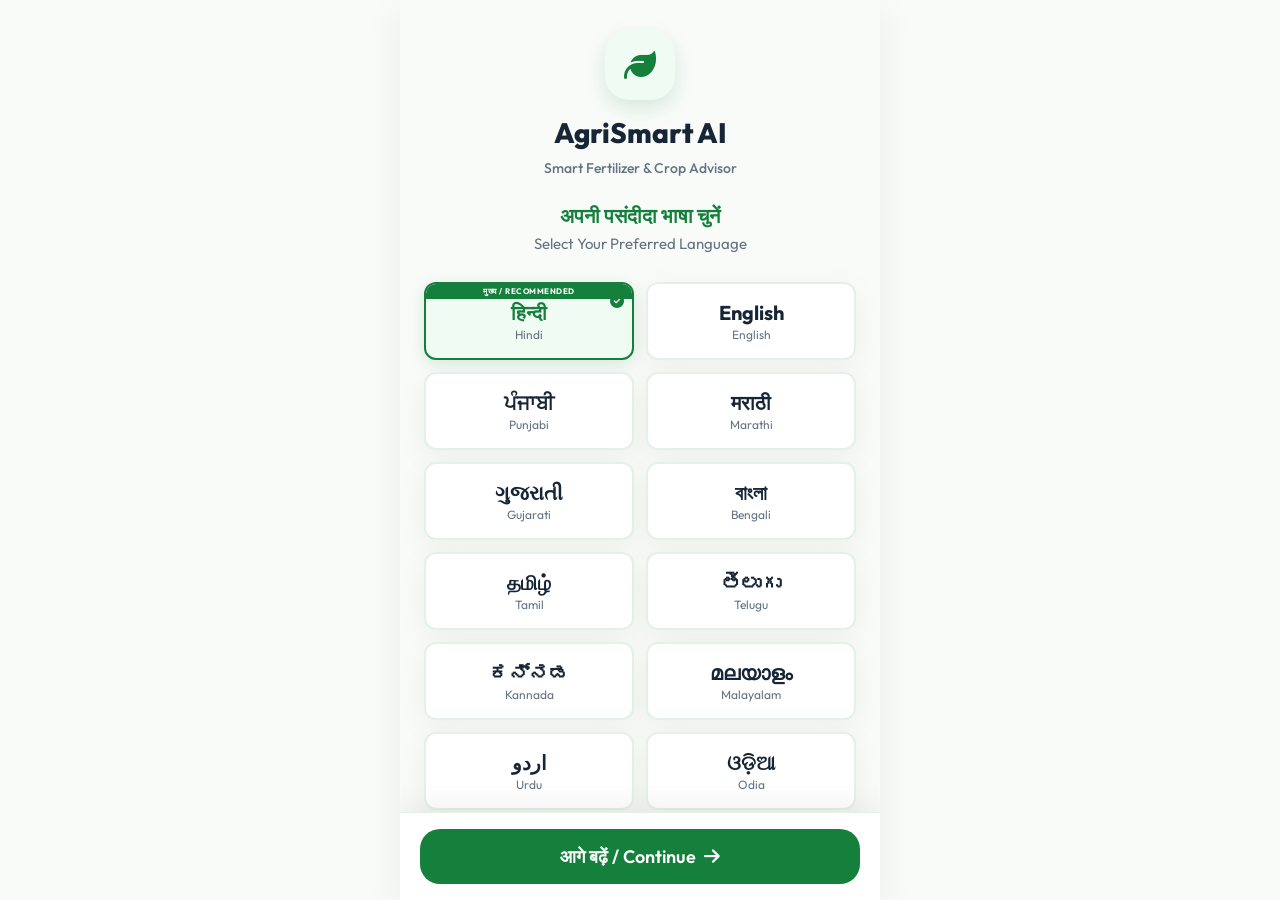
<file: index.html>
<!DOCTYPE html>
<html lang="en">
<head>
  <meta charset="UTF-8">
  <meta name="viewport" content="width=device-width, initial-scale=1.0, maximum-scale=1.0, user-scalable=no">
  <title>AgriSmart AI – Smart Fertilizer & Crop Recommendation Assistant</title>
  <!-- PWA Support -->
  <link rel="manifest" href="manifest.json">
  <meta name="theme-color" content="#1b8a4a">
  <link rel="apple-touch-icon" href="https://cdn-icons-png.flaticon.com/512/3043/3043888.png">
  
  <!-- Premium Typography -->
  <link rel="preconnect" href="https://fonts.googleapis.com">
  <link rel="preconnect" href="https://fonts.gstatic.com" crossorigin>
  <link href="https://fonts.googleapis.com/css2?family=Outfit:wght@300;400;500;600;700;800&display=swap" rel="stylesheet">
  
  <!-- FontAwesome Icons for visual enhancement -->
  <link rel="stylesheet" href="https://cdnjs.cloudflare.com/ajax/libs/font-awesome/6.4.0/css/all.min.css">
  
  <!-- Stylesheet link -->
  <link rel="stylesheet" href="style.css">
</head>
<body>

  <!-- Root Application Container -->
  <div id="app-container">

    <!-- 1. ONBOARDING STEP 1: LANGUAGE SELECTION SCREEN -->
    <div id="screen-language" class="app-screen active">
      <div class="screen-content language-selection-wrapper">
        <div class="brand-header animate-fade-in">
          <div class="logo-icon"><i class="fa-solid fa-leaf"></i></div>
          <h1>AgriSmart AI</h1>
          <p class="subtitle">Smart Fertilizer & Crop Advisor</p>
        </div>

        <div class="language-instruction">
          <p class="prompt-hi">अपनी पसंदीदा भाषा चुनें</p>
          <p class="prompt-en">Select Your Preferred Language</p>
        </div>

        <!-- 13 Regional Languages Grid Layout -->
        <div class="all-languages-grid">
          <button class="lang-card highlighted" data-lang="hi">
            <div class="lang-check"><i class="fa-solid fa-circle-check"></i></div>
            <span class="native-script">हिन्दी</span>
            <span class="transliterated">Hindi</span>
            <span class="recommend-badge">मुख्य / Recommended</span>
          </button>
          
          <button class="lang-card" data-lang="en">
            <div class="lang-check"><div class="fa-solid fa-circle-check"></div></div>
            <span class="native-script">English</span>
            <span class="transliterated">English</span>
          </button>
          
          <button class="lang-card" data-lang="pa">
            <div class="lang-check"><i class="fa-solid fa-circle-check"></i></div>
            <span class="native-script">ਪੰਜਾਬੀ</span>
            <span class="transliterated">Punjabi</span>
          </button>

          <button class="lang-card" data-lang="mr">
            <div class="lang-check"><i class="fa-solid fa-circle-check"></i></div>
            <span class="native-script">मराठी</span>
            <span class="transliterated">Marathi</span>
          </button>

          <button class="lang-card" data-lang="gu">
            <div class="lang-check"><i class="fa-solid fa-circle-check"></i></div>
            <span class="native-script">ગુજરાતી</span>
            <span class="transliterated">Gujarati</span>
          </button>

          <button class="lang-card" data-lang="bn">
            <div class="lang-check"><i class="fa-solid fa-circle-check"></i></div>
            <span class="native-script">বাংলা</span>
            <span class="transliterated">Bengali</span>
          </button>

          <button class="lang-card" data-lang="ta">
            <div class="lang-check"><i class="fa-solid fa-circle-check"></i></div>
            <span class="native-script">தமிழ்</span>
            <span class="transliterated">Tamil</span>
          </button>

          <button class="lang-card" data-lang="te">
            <div class="lang-check"><i class="fa-solid fa-circle-check"></i></div>
            <span class="native-script">తెలుగు</span>
            <span class="transliterated">Telugu</span>
          </button>

          <button class="lang-card" data-lang="kn">
            <div class="lang-check"><i class="fa-solid fa-circle-check"></i></div>
            <span class="native-script">ಕನ್ನಡ</span>
            <span class="transliterated">Kannada</span>
          </button>

          <button class="lang-card" data-lang="ml">
            <div class="lang-check"><i class="fa-solid fa-circle-check"></i></div>
            <span class="native-script">മലയാളം</span>
            <span class="transliterated">Malayalam</span>
          </button>

          <button class="lang-card" data-lang="ur">
            <div class="lang-check"><i class="fa-solid fa-circle-check"></i></div>
            <span class="native-script">اردو</span>
            <span class="transliterated">Urdu</span>
          </button>

          <button class="lang-card" data-lang="or">
            <div class="lang-check"><i class="fa-solid fa-circle-check"></i></div>
            <span class="native-script">ଓଡ଼ିଆ</span>
            <span class="transliterated">Odia</span>
          </button>

          <button class="lang-card" data-lang="as">
            <div class="lang-check"><i class="fa-solid fa-circle-check"></i></div>
            <span class="native-script">অসমীয়া</span>
            <span class="transliterated">Assamese</span>
          </button>
        </div>
      </div>

      <!-- Anchored Bottom Action Footer -->
      <div class="action-footer sticky-footer">
        <button id="btn-confirm-language" class="btn btn-primary btn-block btn-lg">
          <span>आगे बढ़ें / Continue</span> <i class="fa-solid fa-arrow-right"></i>
        </button>
      </div>
    </div>

    <!-- 2. ONBOARDING STEP 2 & 3: FARMER PROFILE & FARM INFORMATION (Multi-Step Onboarding) -->
    <div id="screen-profile-setup" class="app-screen">
      <header class="app-header">
        <button class="btn-back" onclick="goToScreen('screen-language')"><i class="fa-solid fa-arrow-left"></i></button>
        <span class="header-title">Farmer & Farm Setup</span>
        <div class="header-spacer"></div>
      </header>
      
      <div class="screen-content form-container">
        <!-- Progress Steps Bar -->
        <div class="onboarding-progress-bar">
          <div id="onboard-step-1-indicator" class="step-badge active">1. Personal Info</div>
          <div id="onboard-step-2-indicator" class="step-badge">2. Farm Details</div>
        </div>

        <!-- STEP 1: PERSONAL INFORMATION -->
        <div id="onboard-step-1" class="onboard-step-pane active">
          <div class="form-art green">
            <i class="fa-solid fa-user-plus"></i>
          </div>
          <h2 id="profile-setup-title">What's your name?</h2>
          <p class="form-desc" id="profile-setup-desc">Please enter your name to personalize your local AgriSmart identity.</p>
          
          <div class="form-group">
            <label for="input-user-name">Full Name / आपका नाम <span class="text-red">*</span></label>
            <div class="input-with-prefix">
              <span class="prefix"><i class="fa-solid fa-user"></i></span>
              <input type="text" id="input-user-name" placeholder="e.g. Ramesh Kumar" maxlength="40" autocomplete="off">
            </div>
            <p id="name-error-msg" class="input-error-msg hidden"><i class="fa-solid fa-circle-exclamation"></i> Please enter a valid name (at least 2 characters).</p>
          </div>

          <button id="btn-next-to-farm-step" class="btn btn-primary btn-block btn-lg" style="margin-top: 24px;">
            <span>Next: Farm Information</span> <i class="fa-solid fa-arrow-right"></i>
          </button>
        </div>

        <!-- STEP 2: FARM INFORMATION -->
        <div id="onboard-step-2" class="onboard-step-pane hidden">
          <div class="form-art amber">
            <i class="fa-solid fa-tractor"></i>
          </div>
          <h2>Farm Details</h2>
          <p class="form-desc">Provide your farm information to generate tailored crop and fertilizer blueprints.</p>
          
          <!-- Farm Location -->
          <div class="form-group">
            <label for="input-farm-location">Where is your farm located?</label>
            <div class="input-with-action">
              <div class="input-with-prefix flex-1">
                <span class="prefix"><i class="fa-solid fa-location-dot"></i></span>
                <input type="text" id="input-farm-location" placeholder="e.g. Bareilly, Uttar Pradesh">
              </div>
              <button type="button" id="btn-onboard-gps" class="btn btn-outline-primary btn-sm" title="Use GPS Location">
                <i class="fa-solid fa-crosshairs"></i> GPS
              </button>
            </div>
            <span id="gps-status-hint" class="input-hint">Enter city/district or tap GPS to auto-detect location.</span>
          </div>

          <!-- Soil Type -->
          <div class="form-group">
            <label for="select-farm-soil">Soil Type / मिट्टी का प्रकार</label>
            <select id="select-farm-soil" class="select-input">
              <option value="loamy">Loamy Soil (दोमट)</option>
              <option value="alluvial">Alluvial Soil (जलोढ़)</option>
              <option value="black">Black Soil (काली)</option>
              <option value="red">Red Soil (लाल)</option>
              <option value="sandy">Sandy Soil (रेतीली)</option>
              <option value="clay">Clay Soil (चिकनी)</option>
              <option value="other">Other Soil Type</option>
              <option value="unknown">I don't know (मुझे नहीं पता)</option>
            </select>
          </div>

          <!-- Land Area & Unit -->
          <div class="form-row">
            <div class="form-group flex-2">
              <label for="input-farm-area">Land Area / भूमि क्षेत्र <span class="text-red">*</span></label>
              <input type="number" id="input-farm-area" placeholder="2.5" min="0.1" max="1000" step="0.1" value="2.5">
            </div>
            <div class="form-group flex-1">
              <label for="select-farm-unit">Unit</label>
              <select id="select-farm-unit" class="select-input">
                <option value="acre">Acres</option>
                <option value="bigha">Bigha</option>
                <option value="hectare">Hectares</option>
              </select>
            </div>
          </div>

          <!-- Primary Crop -->
          <div class="form-group">
            <label for="select-farm-crop">Primary Crop Growing / मुख्य फसल</label>
            <select id="select-farm-crop" class="select-input">
              <option value="wheat">🌾 Wheat (गेहूं)</option>
              <option value="rice">🌱 Rice (धान)</option>
              <option value="maize">🌽 Maize (मक्का)</option>
              <option value="sugarcane">🎋 Sugarcane (गन्ना)</option>
              <option value="cotton">☁️ Cotton (कपास)</option>
              <option value="mustard">🌼 Mustard (सरसों)</option>
              <option value="vegetables">🥬 Vegetables (सब्जियां)</option>
              <option value="pulses">🫘 Pulses (दालें)</option>
            </select>
          </div>

          <!-- Irrigation -->
          <div class="form-group">
            <label for="select-farm-irrigation">Irrigation Source / सिंचाई व्यवस्था</label>
            <select id="select-farm-irrigation" class="select-input">
              <option value="tubewell">Tube well (ट्यूबवेल)</option>
              <option value="rainfed">Rain-fed (वर्षा-आधारित)</option>
              <option value="drip">Drip Irrigation (ड्रिप)</option>
              <option value="sprinkler">Sprinkler (स्प्रिंकलर)</option>
              <option value="canal">Canal (नहर)</option>
              <option value="other">Other Source</option>
            </select>
          </div>

          <div class="profile-info-box">
            <p>💡 <strong>Local Profile System:</strong> All farmer and farm data is securely saved locally on this device. No external authentication backend is required.</p>
          </div>

          <div class="btn-group-row" style="margin-top: 24px;">
            <button id="btn-back-to-step-1" class="btn btn-outline-primary" style="flex: 1;">
              <i class="fa-solid fa-arrow-left"></i> Back
            </button>
            <button id="btn-submit-profile-setup" class="btn btn-primary" style="flex: 2;">
              <span>Complete Setup</span> <i class="fa-solid fa-circle-check"></i>
            </button>
          </div>
        </div>
      </div>
    </div>

    <!-- 3. MAIN DASHBOARD SCREEN -->
    <div id="screen-dashboard" class="app-screen">
      <header class="dashboard-header">
        <div class="user-greeting">
          <div class="avatar"><i class="fa-solid fa-user-gear"></i></div>
          <div>
            <h4 data-i18n="welcome_back">Welcome,</h4>
            <h3><span id="dash-user-name">Farmer</span> 👋</h3>
          </div>
        </div>
        <div class="header-actions">
          <button class="btn-header-action" id="btn-theme-toggle" title="Toggle Dark/Light Mode"><i class="fa-solid fa-moon"></i></button>
          <button class="btn-header-action" onclick="goToScreen('screen-admin')" title="Admin Panel"><i class="fa-solid fa-chart-line"></i></button>
          <button class="btn-header-action" onclick="goToScreen('screen-settings')" title="Settings"><i class="fa-solid fa-gear"></i></button>
        </div>
      </header>

      <div class="screen-content dashboard-content">
        <!-- Weather Status Card -->
        <div class="weather-alert-card animate-slide-in">
          <div class="weather-main">
            <div class="weather-info">
              <span class="temp" id="dash-temp">32°C</span>
              <span class="desc" id="dash-weather-desc">Partly Cloudy</span>
              <span class="location" id="dash-location">
                <i class="fa-solid fa-location-dot"></i> <span id="dash-location-text">Configured Region</span>
                <button id="btn-gps-sync" title="Sync live weather via GPS" class="btn-gps-sync"><i class="fa-solid fa-location-crosshairs"></i></button>
                <span id="weather-status-badge" class="weather-badge demo">SAVED LOCATION</span>
              </span>
            </div>
            <div class="weather-icon-lg">
              <i class="fa-solid fa-cloud-sun-rain"></i>
            </div>
          </div>
          <div class="weather-advisory-alert green">
            <i class="fa-solid fa-circle-check"></i>
            <span id="dash-weather-advisory" data-i18n="weather_safe_advisory">No rain expected for 48 hours. Excellent timing for granular urea application.</span>
          </div>
        </div>

        <!-- Weather Simulation Controller -->
        <div class="weather-simulator-panel animate-slide-in">
          <span class="sim-title"><i class="fa-solid fa-wand-magic-sparkles"></i> Weather Demo Simulator</span>
          <div class="sim-btn-group">
            <button class="sim-btn active" data-weather="default">Clear</button>
            <button class="sim-btn" data-weather="rain">Heavy Rain</button>
            <button class="sim-btn" data-weather="wind">High Wind</button>
            <button class="sim-btn" data-weather="drought">Drought</button>
          </div>
        </div>

        <!-- Quick Advisory Start Trigger -->
        <div class="advisory-cta-box" onclick="startChatbot()">
          <div class="cta-content">
            <h3 data-i18n="cta_title">Get Smart Fertilizer Recommendation</h3>
            <p data-i18n="cta_subtitle">Choose the correct urea/fertilizer type, exact quantities, and schedules.</p>
          </div>
          <div class="cta-icon-wrapper">
            <i class="fa-solid fa-comment-medical"></i>
          </div>
        </div>

        <!-- Soil OCR Upload Trigger -->
        <div id="ocr-upload-box" class="ocr-cta-box animate-slide-in">
          <div class="cta-content">
            <h3><i class="fa-solid fa-file-invoice"></i> Upload Soil Report (OCR)</h3>
            <p>Upload physical report photo to auto-fill NPK parameters.</p>
            <input type="file" id="ocr-file-input" accept="image/*" class="hidden">
          </div>
          <div class="ocr-icon-wrapper">
            <i class="fa-solid fa-camera"></i>
          </div>
        </div>

        <!-- Comprehensive Farm Profile Card -->
        <div class="dashboard-section-title">
          <span data-i18n="your_farm_title">Your Farm Profile</span>
          <button class="btn-text" onclick="goToScreen('screen-settings')" data-i18n="edit_btn">Edit</button>
        </div>

        <div class="farm-spec-grid">
          <div class="spec-card">
            <span class="label">📍 Location</span>
            <span class="value" id="dash-farm-loc">Bareilly, UP</span>
            <i class="fa-solid fa-map-pin icon"></i>
          </div>
          <div class="spec-card">
            <span class="label">🌱 Primary Crop</span>
            <span class="value" id="dash-farm-crop">Wheat</span>
            <i class="fa-solid fa-wheat-awn icon"></i>
          </div>
          <div class="spec-card">
            <span class="label" data-i18n="spec_soil">Soil Type</span>
            <span class="value" id="dash-soil-type">Loamy Soil</span>
            <i class="fa-solid fa-mountain icon"></i>
          </div>
          <div class="spec-card">
            <span class="label" data-i18n="spec_size">Land Area</span>
            <span class="value" id="dash-land-area">2.5 Acres</span>
            <i class="fa-solid fa-vector-square icon"></i>
          </div>
          <div class="spec-card">
            <span class="label">💧 Irrigation</span>
            <span class="value" id="dash-farm-irrigation">Tube well</span>
            <i class="fa-solid fa-droplet icon"></i>
          </div>
        </div>

        <!-- Historical Logs Section -->
        <div class="dashboard-section-title">
          <span data-i18n="history_title">Recent Consultation History</span>
        </div>

        <div id="history-list" class="history-list-wrapper">
          <!-- Populated by JS or Empty State -->
        </div>
      </div>

      <!-- Navigation Bar -->
      <nav class="app-nav">
        <button class="nav-item active" onclick="goToScreen('screen-dashboard')">
          <i class="fa-solid fa-house"></i>
          <span data-i18n="nav_home">Home</span>
        </button>
        <button class="nav-item" onclick="startChatbot()">
          <i class="fa-solid fa-comments"></i>
          <span data-i18n="nav_chat">Chatbot</span>
        </button>
        <button class="nav-item" onclick="goToScreen('screen-settings')">
          <i class="fa-solid fa-gear"></i>
          <span data-i18n="nav_settings">Settings</span>
        </button>
      </nav>
    </div>

    <!-- 4. CHATBOT CONSOLE SCREEN -->
    <div id="screen-chatbot" class="app-screen">
      <header class="app-header">
        <button class="btn-back" onclick="confirmQuitChat()"><i class="fa-solid fa-xmark"></i></button>
        <span class="header-title"><i class="fa-solid fa-robot"></i> AgriSmart AI Bot</span>
        
        <!-- Highly Visible New Chat Button & Chat History Menu -->
        <button id="btn-new-chat" class="btn btn-sm btn-primary" onclick="createNewChatSession()" title="Start a fresh conversation">
          <i class="fa-solid fa-plus"></i> New Chat
        </button>

        <button class="btn-header-action" id="btn-voice-input" onclick="toggleVoiceRecognition()" title="Voice Input"><i class="fa-solid fa-microphone"></i></button>
      </header>

      <!-- Chat Session Bar / Recent Chats Pill -->
      <div id="chat-session-bar" class="chat-session-bar">
        <span class="session-label"><i class="fa-solid fa-comments"></i> Active Session: <span id="current-chat-title">New Consultation</span></span>
        <button class="btn-text btn-sm" onclick="toggleChatHistoryModal()"><i class="fa-solid fa-clock-rotate-left"></i> History</button>
      </div>

      <!-- Chat Mode Selection Toggle -->
      <div id="chat-mode-selection" class="chat-mode-bar hidden">
        <span class="mode-label"><i class="fa-solid fa-wand-magic-sparkles"></i> Mode:</span>
        <div class="toggle-container">
          <button id="btn-mode-wizard" class="mode-pill active" onclick="switchChatMode('wizard')">Guided Wizard</button>
          <button id="btn-mode-live" class="mode-pill" onclick="switchChatMode('live')">Live AI Agronomist</button>
        </div>
      </div>

      <!-- Messages Window -->
      <div id="chat-messages-container" class="chat-messages-container">
        <!-- Messages appended by JS -->
      </div>

      <!-- Bottom Interactive Dynamic Controls Panel (Wizard) -->
      <div id="chat-input-panel" class="chat-input-panel">
        <!-- Inside here, HTML input grids are switched dynamically by JS -->
      </div>

      <!-- Live AI Keyboard Input Panel (Hidden by default) -->
      <div id="live-chat-input-panel" class="chat-input-panel hidden">
        <input type="text" id="live-chat-input" placeholder="Ask anything about farming..." autocomplete="off">
        <button id="btn-send-live-chat" class="btn btn-primary" onclick="sendLiveChatMessage()"><i class="fa-solid fa-paper-plane"></i></button>
      </div>
    </div>

    <!-- Chat Sessions History Modal -->
    <div id="modal-chat-history" class="modal-overlay hidden">
      <div class="modal-card">
        <div class="modal-header">
          <h3><i class="fa-solid fa-clock-rotate-left"></i> Recent AI Chats</h3>
          <button class="btn-icon" onclick="toggleChatHistoryModal()">&times;</button>
        </div>
        <div class="modal-body">
          <div id="saved-chats-list" class="saved-chats-list">
            <!-- Dynamically populated chats -->
          </div>
          <div class="modal-footer-actions">
            <button class="btn btn-outline-danger btn-sm" onclick="clearCurrentChat()"><i class="fa-solid fa-trash"></i> Clear Active Chat</button>
            <button class="btn btn-primary btn-sm" onclick="createNewChatSession(); toggleChatHistoryModal();">+ New Chat</button>
          </div>
        </div>
      </div>
    </div>

    <!-- 5. RECOMMENDATION DASHBOARD -->
    <div id="screen-recommendations" class="app-screen">
      <header class="app-header">
        <button class="btn-back" onclick="goToScreen('screen-dashboard')"><i class="fa-solid fa-arrow-left"></i></button>
        <span class="header-title" data-i18n="rec_title">Fertilizer Blueprint</span>
        <button class="btn-header-action" onclick="window.print()" title="Print Summary"><i class="fa-solid fa-print"></i></button>
      </header>

      <!-- Sub Navigation Tabs -->
      <div class="recommendations-tabs">
        <button class="tab-item active" data-target="tab-overview" data-i18n="tab_overview">Overview</button>
        <button class="tab-item" data-target="tab-planner" data-i18n="tab_planner">Planner</button>
        <button class="tab-item" data-target="tab-risk" data-i18n="tab_risk">Risk Analysis</button>
      </div>

      <div class="screen-content recommendations-content">
        <!-- Target Crop Metadata Header -->
        <div class="crop-rec-header">
          <div class="crop-badge" id="rec-crop-badge">🌾</div>
          <div>
            <h2 id="rec-crop-title">Rice / धान</h2>
            <p><span data-i18n="rec_stage_lbl">Growth Stage:</span> <strong id="rec-growth-stage">Vegetative</strong></p>
          </div>
          <div class="suitability-score-box">
            <span class="lbl" data-i18n="suitability">Suitability Score</span>
            <span class="score" id="rec-suitability-score">92%</span>
          </div>
        </div>

        <!-- Weather and Local Alert Block -->
        <div class="weather-alert-card inline" id="rec-weather-warning-box">
          <!-- Shows rain or speed warnings dynamically -->
        </div>

        <!-- TAB CONTENT: OVERVIEW -->
        <div id="tab-overview" class="tab-pane active">
          <h3 class="section-subtitle" data-i18n="recommended_fertilizers">Recommended Fertilizer Mix</h3>
          <div id="fertilizer-cards-container" class="fertilizer-cards-wrapper">
            <!-- Dynamic Cards built by JS -->
          </div>

          <!-- Total Calculation Summary -->
          <div class="total-summary-card">
            <h4 data-i18n="cost_estimation_title">Total Estimated Investment</h4>
            <div class="cost-row">
              <span data-i18n="subtotal_fertilizers">Fertilizers & Urea Subtotal</span>
              <span class="price-val" id="rec-cost-total">₹ 1,480.00</span>
            </div>
            <div class="cost-row highlight">
              <span data-i18n="yield_potential">Estimated Profit Increase</span>
              <span class="profit-val" id="rec-profit-estimate">+ ₹ 6,400 / Acre</span>
            </div>
            
            <!-- Transparency Disclaimer Callout -->
            <div class="financial-disclaimer-box">
              <i class="fa-solid fa-triangle-exclamation"></i>
              <span><strong>Estimated:</strong> Financial and yield values are estimated based on configured agronomic parameters. Actual results vary by weather, market prices, and farming practices.</span>
            </div>
          </div>

          <!-- Cost Comparison SVG Chart -->
          <div class="chart-summary-card animate-slide-in">
            <h4><i class="fa-solid fa-chart-bar"></i> Fertilizer Cost Comparison</h4>
            <div class="svg-chart-container">
              <svg id="cost-comparison-svg" viewBox="0 0 300 120" width="100%" height="120">
                <!-- Mapped dynamically in JS -->
              </svg>
            </div>
            <p class="chart-caption"><i class="fa-solid fa-circle-info"></i> Traditional Granular Urea vs. AgriSmart Nano Urea optimization mix.</p>
          </div>

          <!-- Share via WhatsApp Button -->
          <button id="btn-whatsapp-share" class="btn btn-block btn-whatsapp">
            <i class="fa-brands fa-whatsapp"></i> <span>व्हाट्सएप पर शेयर करें / Share via WhatsApp</span>
          </button>

          <!-- Irrigation Suggestions -->
          <div class="tip-card animate-slide-in">
            <div class="icon-wrap"><i class="fa-solid fa-droplet"></i></div>
            <div class="body">
              <h4 data-i18n="irrigation_title">Irrigation Suggestion</h4>
              <p id="rec-irrigation-suggestion">Drip Irrigation recommended. Apply watering 24 hours prior to granular urea application to facilitate optimal root adsorption.</p>
            </div>
          </div>
        </div>

        <!-- TAB CONTENT: PLANNER -->
        <div id="tab-planner" class="tab-pane">
          <div class="planner-header">
            <h3 class="section-subtitle" data-i18n="stage_planner_title">Growth Stage Calendar Schedule</h3>
            <p data-i18n="stage_planner_desc">Follow this schedule throughout the lifecycle of the crop to maximize production efficiency.</p>
          </div>

          <div class="timeline-planner" id="timeline-planner-container">
            <!-- Dynamic Timeline Grid built by JS -->
          </div>
        </div>

        <!-- TAB CONTENT: RISK ANALYSIS -->
        <div id="tab-risk" class="tab-pane">
          <div class="risk-summary-card">
            <h3 class="risk-title text-red"><i class="fa-solid fa-triangle-exclamation"></i> <span data-i18n="risk_title">Fertilizer Risk Warning</span></h3>
            <p data-i18n="risk_introduction">Excessive fertilizer destroys micro-ecosystems in soil and scales production costs without yield gains. Insufficient dosage leads to weak stems.</p>
            
            <div class="risk-bar-group">
              <div class="risk-bar-labels">
                <span class="label">Nitrogen (N) Risk Saturation</span>
                <span class="val-lbl" id="risk-lbl-n">65% (Optimal)</span>
              </div>
              <div class="progress-track">
                <div class="progress-bar green" id="risk-bar-n" style="width: 65%;"></div>
              </div>
            </div>

            <div class="risk-bar-group">
              <div class="risk-bar-labels">
                <span class="label">Phosphorus (P) Soil Fixation</span>
                <span class="val-lbl" id="risk-lbl-p">40% (Balanced)</span>
              </div>
              <div class="progress-track">
                <div class="progress-bar amber" id="risk-bar-p" style="width: 40%;"></div>
              </div>
            </div>

            <div class="risk-bar-group">
              <div class="risk-bar-labels">
                <span class="label">Potassium (K) Leaching Susceptibility</span>
                <span class="val-lbl" id="risk-lbl-k">25% (Safe)</span>
              </div>
              <div class="progress-track">
                <div class="progress-bar safe" id="risk-bar-k" style="width: 25%;"></div>
              </div>
            </div>
          </div>

          <div class="risk-details-grid">
            <div class="risk-detail-card danger">
              <h4 data-i18n="overuse_risks">Overuse Risks</h4>
              <ul>
                <li data-i18n="or_1">Acidifies soil environment.</li>
                <li data-i18n="or_2">Leaches nitrates into groundwater.</li>
                <li data-i18n="or_3">Increases susceptibility to stem rot and pests.</li>
              </ul>
            </div>

            <div class="risk-detail-card warning">
              <h4 data-i18n="underuse_risks">Underuse Risks</h4>
              <ul>
                <li data-i18n="ur_1">Stunted root systems.</li>
                <li data-i18n="ur_2">Premature yellowing of leaves.</li>
                <li data-i18n="ur_3">Poor flowering and grain-filling.</li>
              </ul>
            </div>
          </div>
        </div>
      </div>
    </div>

    <!-- 6. CONFIGURATION SETTINGS SCREEN -->
    <div id="screen-settings" class="app-screen">
      <header class="app-header">
        <button class="btn-back" onclick="goToScreen('screen-dashboard')"><i class="fa-solid fa-arrow-left"></i></button>
        <span class="header-title" data-i18n="settings_title">Configuration Settings</span>
        <div class="header-spacer"></div>
      </header>

      <div class="screen-content form-container">
        <!-- Farmer Identity & Farm Profile Edit Card -->
        <div class="settings-card animate-slide-in">
          <h3 class="card-title"><i class="fa-solid fa-id-card"></i> <span>Farm Profile Details</span></h3>
          
          <div class="form-group">
            <label for="sett-name" data-i18n="name_label">Full Name</label>
            <input type="text" id="sett-name" placeholder="Enter your full name" maxlength="40">
          </div>

          <div class="form-group">
            <label for="sett-location">Farm Location</label>
            <div class="input-with-action">
              <div class="input-with-prefix flex-1">
                <span class="prefix"><i class="fa-solid fa-location-dot"></i></span>
                <input type="text" id="sett-location" placeholder="e.g. Bareilly, UP">
              </div>
              <button type="button" id="btn-sett-gps" class="btn btn-outline-primary btn-sm" onclick="triggerGpsWeatherSync()">
                <i class="fa-solid fa-crosshairs"></i> GPS
              </button>
            </div>
          </div>

          <div class="form-group">
            <label for="sett-soil" data-i18n="spec_soil">Soil Type</label>
            <select id="sett-soil" class="select-input">
              <option value="loamy">Loamy Soil (दोमट)</option>
              <option value="alluvial">Alluvial Soil (जलोढ़)</option>
              <option value="black">Black Soil (काली)</option>
              <option value="red">Red Soil (लाल)</option>
              <option value="sandy">Sandy Soil (रेतीली)</option>
              <option value="clay">Clay Soil (चिकनी)</option>
              <option value="other">Other Soil</option>
              <option value="unknown">I don't know</option>
            </select>
          </div>

          <div class="form-row">
            <div class="form-group flex-2">
              <label for="sett-area" data-i18n="spec_size">Land Area</label>
              <input type="number" id="sett-area" min="0.1" max="1000" step="0.1">
            </div>
            <div class="form-group flex-1">
              <label for="sett-unit">Unit</label>
              <select id="sett-unit" class="select-input">
                <option value="acre">Acres</option>
                <option value="bigha">Bigha</option>
                <option value="hectare">Hectares</option>
              </select>
            </div>
          </div>

          <div class="form-group">
            <label for="sett-crop">Primary Crop</label>
            <select id="sett-crop" class="select-input">
              <option value="wheat">🌾 Wheat (गेहूं)</option>
              <option value="rice">🌱 Rice (धान)</option>
              <option value="maize">🌽 Maize (मक्का)</option>
              <option value="sugarcane">🎋 Sugarcane (गन्ना)</option>
              <option value="cotton">☁️ Cotton (कपास)</option>
              <option value="mustard">🌼 Mustard (सरसों)</option>
              <option value="vegetables">🥬 Vegetables (सब्जियां)</option>
              <option value="pulses">🫘 Pulses (दालें)</option>
            </select>
          </div>

          <div class="form-group">
            <label for="sett-irrigation">Irrigation Method</label>
            <select id="sett-irrigation" class="select-input">
              <option value="tubewell">Tube well</option>
              <option value="rainfed">Rain-fed</option>
              <option value="drip">Drip Irrigation</option>
              <option value="sprinkler">Sprinkler</option>
              <option value="canal">Canal</option>
              <option value="other">Other</option>
            </select>
          </div>
        </div>

        <!-- Interface Language Card -->
        <div class="settings-card animate-slide-in">
          <h3 class="card-title"><i class="fa-solid fa-language"></i> <span data-i18n="sett_lang_header">Interface Language</span></h3>
          <p class="card-desc" data-i18n="sett_lang_desc">Changing the language updates all UI text, advice cards, and chatbot triggers immediately.</p>
          
          <div class="language-pill-grid" id="settings-lang-grid">
            <button class="lang-pill" data-lang="hi">हिन्दी</button>
            <button class="lang-pill" data-lang="en">English</button>
            <button class="lang-pill" data-lang="pa">ਪੰਜਾਬੀ</button>
            <button class="lang-pill" data-lang="mr">मराठी</button>
            <button class="lang-pill" data-lang="gu">ગુજરાતી</button>
            <button class="lang-pill" data-lang="bn">বাংলা</button>
            <button class="lang-pill" data-lang="ta">தமிழ்</button>
            <button class="lang-pill" data-lang="te">తెలుగు</button>
            <button class="lang-pill" data-lang="kn"><ctrl42>ಕನ್ನಡ</button>
            <button class="lang-pill" data-lang="ml">മലയാളം</button>
            <button class="lang-pill" data-lang="ur">اردو</button>
            <button class="lang-pill" data-lang="or">ଓଡ଼ିଆ</button>
            <button class="lang-pill" data-lang="as">অসমীয়া</button>
          </div>
        </div>

        <!-- AI Configuration (Gemini Key) -->
        <div class="settings-card animate-slide-in">
          <h3 class="card-title"><i class="fa-solid fa-key"></i> <span>AI Configuration (Gemini API)</span></h3>
          <p class="card-desc">Enter your personal Google Gemini API Key to enable conversational AI agronomist mode.</p>
          
          <div class="form-group">
            <div style="display: flex; justify-content: space-between; align-items: center; margin-bottom: 6px;">
              <label for="sett-gemini-key" style="margin-bottom: 0;">Gemini API Key</label>
              <span id="gemini-key-status" class="key-status-badge invalid"><i class="fa-solid fa-circle-xmark"></i> Not Set</span>
            </div>
            <div class="input-with-prefix">
              <input type="password" id="sett-gemini-key" placeholder="AIzaSy..." autocomplete="off">
              <button id="btn-toggle-key-visibility" class="prefix-btn" type="button"><i class="fa-solid fa-eye"></i></button>
            </div>
          </div>
        </div>

        <button id="btn-save-settings" class="btn btn-primary btn-block btn-lg" onclick="saveSettings()">
          <i class="fa-solid fa-floppy-disk"></i> <span data-i18n="btn_save">Save Configuration</span>
        </button>

        <!-- Switch Profile / Add New User Button -->
        <button id="btn-switch-profile" class="btn btn-block btn-outline-primary" onclick="goToScreen('screen-profile-switch')" style="margin-top: 16px;">
          <i class="fa-solid fa-users"></i> <span>Switch Local Profile / Add New User</span>
        </button>
      </div>
    </div>

    <!-- 7. LOCAL PROFILE SWITCHER SCREEN -->
    <div id="screen-profile-switch" class="app-screen">
      <header class="app-header">
        <button class="btn-back" onclick="goToScreen('screen-settings')"><i class="fa-solid fa-arrow-left"></i></button>
        <span class="header-title"><i class="fa-solid fa-users"></i> Local Profiles</span>
        <div class="header-spacer"></div>
      </header>

      <div class="screen-content form-container">
        <div class="settings-card animate-slide-in">
          <h3 class="card-title"><i class="fa-solid fa-user-check"></i> Saved Device Profiles</h3>
          <p class="card-desc">Select an active profile on this device or create a new user profile.</p>

          <div id="saved-profiles-list" class="profiles-list-wrapper">
            <!-- Populated dynamically by JS -->
          </div>

          <button class="btn btn-primary btn-block" onclick="startNewProfileCreation()" style="margin-top: 16px;">
            <i class="fa-solid fa-plus"></i> Create New Local Profile
          </button>
        </div>
      </div>
    </div>

    <!-- 8. ADMIN TELEMETRY PANEL SCREEN -->
    <div id="screen-admin" class="app-screen">
      <header class="app-header">
        <button class="btn-back" onclick="goToScreen('screen-dashboard')"><i class="fa-solid fa-arrow-left"></i></button>
        <span class="header-title"><i class="fa-solid fa-chart-line"></i> System Telemetry Admin</span>
        <div class="header-spacer"></div>
      </header>
      
      <div class="screen-content form-container">
        <!-- Admin Security Authorization Lock -->
        <div id="admin-lock-overlay" class="admin-lock-overlay">
          <div class="lock-card">
            <i class="fa-solid fa-lock text-amber" style="font-size: 36px; margin-bottom: 12px;"></i>
            <h3>Admin Privileges Required</h3>
            <p>Please enter the Admin Security PIN to view system metrics.</p>
            <div class="form-group" style="margin-top: 16px;">
              <input type="password" id="input-admin-pin" placeholder="Enter Admin PIN (Default: 9999)" maxlength="6" style="text-align: center; font-size: 18px; letter-spacing: 4px;">
            </div>
            <button class="btn btn-primary btn-block" onclick="unlockAdminAccess()">Verify & Unlock</button>
          </div>
        </div>

        <!-- Admin Telemetry Content -->
        <div id="admin-content-body">
          <div class="settings-card">
            <h3 class="card-title"><i class="fa-solid fa-server"></i> <span>Server & Telemetry Metrics</span></h3>
            <p class="card-desc" style="color: var(--earth-amber); margin-bottom: 12px;"><i class="fa-solid fa-triangle-exclamation"></i> Development & Administrative Diagnostics Tool</p>
            <div class="admin-metrics-grid">
              <div class="metric-box">
                <span class="num" id="admin-metric-status">ONLINE</span>
                <span class="lbl">Server Status</span>
              </div>
              <div class="metric-box">
                <span class="num" id="admin-metric-uptime">--</span>
                <span class="lbl">Server Uptime (s)</span>
              </div>
            </div>
          </div>
        </div>
      </div>
    </div>

  </div> <!-- End #app-container -->

  <!-- Toast Notification Overlay -->
  <div id="toast-container" class="toast-container"></div>

  <!-- JavaScript Modules -->
  <script src="app.js"></script>
</body>
</html>
</file>
<file: style.css>
/* ==========================================================================
   AGRISMART AI - PREMIUM STYLING DESIGN SYSTEM (VANILLA CSS)
   ========================================================================== */

/* Design Tokens & CSS Variables */
:root {
  /* Color Palette - HSL Calibrated */
  --primary-green: hsl(142, 72%, 29%);
  --primary-green-hover: hsl(142, 72%, 23%);
  --primary-green-light: hsl(142, 60%, 96%);
  --primary-green-glow: hsla(142, 72%, 29%, 0.15);
  
  --earth-amber: hsl(38, 92%, 46%);
  --earth-amber-light: hsl(38, 90%, 96%);
  --earth-amber-glow: hsla(38, 92%, 46%, 0.15);
  
  --danger-red: hsl(354, 76%, 45%);
  --danger-red-light: hsl(354, 80%, 96%);
  
  --safe-blue: hsl(211, 79%, 45%);
  --safe-blue-light: hsl(211, 80%, 96%);

  --neutral-charcoal: hsl(210, 40%, 15%);
  --neutral-slate: hsl(210, 14%, 45%);
  --neutral-cream: hsl(120, 15%, 98%);
  --neutral-white: hsl(0, 0%, 100%);
  
  --card-bg-glass: rgba(255, 255, 255, 0.85);
  --card-border-glass: rgba(27, 138, 74, 0.12);
  --card-shadow: 0 8px 32px 0 rgba(10, 47, 25, 0.05);

  /* Layout Constants */
  --header-height: 64px;
  --nav-height: 68px;
  --border-radius-lg: 20px;
  --border-radius-md: 12px;
  --border-radius-sm: 8px;
  --transition-speed: 0.3s;
}

/* Global Reset & Base Setup */
* {
  box-sizing: border-box;
  margin: 0;
  padding: 0;
  font-family: 'Outfit', -apple-system, BlinkMacSystemFont, "Segoe UI", Roboto, sans-serif;
  -webkit-tap-highlight-color: transparent;
}

body {
  background-color: var(--neutral-cream);
  color: var(--neutral-charcoal);
  font-size: 16px;
  line-height: 1.5;
  display: flex;
  justify-content: center;
  align-items: center;
  min-height: 100vh;
  overflow: hidden;
}

/* App Container Wrapper (Simulating Mobile-First Screen limits) */
#app-container {
  width: 100%;
  max-width: 480px;
  height: 100vh;
  background-color: var(--neutral-white);
  box-shadow: 0 10px 40px rgba(0,0,0,0.06);
  position: relative;
  display: flex;
  flex-direction: column;
  overflow: hidden;
}

/* Screen Layout & Navigation States */
.app-screen {
  position: absolute;
  top: 0;
  left: 0;
  width: 100%;
  height: 100%;
  display: flex;
  flex-direction: column;
  background-color: var(--neutral-cream);
  opacity: 0;
  transform: translateY(15px);
  pointer-events: none;
  transition: opacity var(--transition-speed) ease, transform var(--transition-speed) ease;
  z-index: 1;
}

.app-screen.active {
  opacity: 1;
  transform: translateY(0);
  pointer-events: auto;
  z-index: 10;
}

.screen-content {
  flex: 1;
  overflow-y: auto;
  padding: 20px;
  padding-bottom: 90px; /* Space for dynamic footer items */
}

/* Custom Scrollbars */
.screen-content::-webkit-scrollbar {
  width: 4px;
}
.screen-content::-webkit-scrollbar-thumb {
  background: rgba(0, 0, 0, 0.1);
  border-radius: 4px;
}

/* ==========================================================================
   UI UTILITY COMPONENTS (Buttons, Cards, Inputs)
   ========================================================================== */

.btn {
  display: inline-flex;
  align-items: center;
  justify-content: center;
  padding: 12px 24px;
  border-radius: var(--border-radius-md);
  font-weight: 600;
  font-size: 16px;
  border: none;
  cursor: pointer;
  transition: all var(--transition-speed) ease;
  gap: 8px;
}

.btn-primary {
  background-color: var(--primary-green);
  color: var(--neutral-white);
}

.btn-primary:hover {
  background-color: var(--primary-green-hover);
  box-shadow: 0 4px 12px var(--primary-green-glow);
}

.btn-block {
  display: flex;
  width: 100%;
}

.btn-lg {
  padding: 16px 28px;
  font-size: 18px;
  border-radius: var(--border-radius-lg);
}

.btn-sm {
  padding: 8px 16px;
  font-size: 14px;
  border-radius: var(--border-radius-sm);
}

.btn-text {
  background: none;
  border: none;
  color: var(--primary-green);
  font-weight: 600;
  cursor: pointer;
}

.app-header {
  height: var(--header-height);
  background-color: var(--neutral-white);
  border-bottom: 1px solid var(--card-border-glass);
  display: flex;
  align-items: center;
  padding: 0 16px;
  gap: 16px;
  z-index: 11;
}

.btn-back {
  background: none;
  border: none;
  font-size: 18px;
  color: var(--neutral-charcoal);
  cursor: pointer;
  width: 40px;
  height: 40px;
  display: flex;
  align-items: center;
  justify-content: center;
  border-radius: 50%;
  transition: background var(--transition-speed);
}

.btn-back:hover {
  background: var(--primary-green-light);
  color: var(--primary-green);
}

.header-title {
  font-weight: 700;
  font-size: 18px;
  color: var(--neutral-charcoal);
}

.header-spacer {
  flex: 1;
}

.btn-header-action {
  background: none;
  border: none;
  font-size: 18px;
  color: var(--neutral-slate);
  cursor: pointer;
  width: 40px;
  height: 40px;
  border-radius: 50%;
  display: flex;
  align-items: center;
  justify-content: center;
}

.btn-header-action:hover {
  background: var(--primary-green-light);
  color: var(--primary-green);
}

/* ==========================================================================
   1. LANGUAGE SCREEN STYLING
   ========================================================================== */

.language-selection-wrapper {
  display: flex;
  flex-direction: column;
  min-height: 100%;
  padding-bottom: 90px;
}

.brand-header {
  text-align: center;
  margin-top: 10px;
  margin-bottom: 20px;
}

.logo-icon {
  width: 70px;
  height: 70px;
  background-color: var(--primary-green-light);
  color: var(--primary-green);
  font-size: 32px;
  border-radius: 24px;
  display: inline-flex;
  align-items: center;
  justify-content: center;
  margin-bottom: 12px;
  box-shadow: 0 8px 20px var(--primary-green-glow);
}

.brand-header h1 {
  font-size: 28px;
  font-weight: 800;
  color: var(--neutral-charcoal);
}

.brand-header .subtitle {
  font-size: 14px;
  color: var(--neutral-slate);
  font-weight: 500;
  margin-top: 4px;
}

.language-instruction {
  text-align: center;
  margin-bottom: 20px;
}

.language-instruction p {
  margin: 2px 0;
}

.prompt-hi {
  font-size: 20px;
  font-weight: 700;
  color: var(--primary-green);
}

.prompt-en {
  font-size: 15px;
  color: var(--neutral-slate);
}

/* 13 Regional Languages Multi-Column Grid Layout */
.all-languages-grid {
  display: grid;
  grid-template-columns: repeat(2, 1fr);
  gap: 12px;
  margin-bottom: 24px;
  padding: 4px;
}

.lang-card {
  background: var(--neutral-white);
  border: 2px solid var(--card-border-glass);
  border-radius: var(--border-radius-md);
  padding: 16px 12px;
  display: flex;
  flex-direction: column;
  align-items: center;
  justify-content: center;
  cursor: pointer;
  transition: all 0.25s cubic-bezier(0.4, 0, 0.2, 1);
  box-shadow: var(--card-shadow);
  position: relative;
  overflow: hidden;
  text-align: center;
}

.lang-card:hover {
  transform: translateY(-2px);
  border-color: var(--primary-green);
  box-shadow: 0 6px 20px var(--primary-green-glow);
}

.lang-card .native-script {
  font-size: 20px;
  font-weight: 700;
  color: var(--neutral-charcoal);
}

.lang-card .transliterated {
  font-size: 12px;
  color: var(--neutral-slate);
  margin-top: 2px;
}

.lang-card .lang-check {
  position: absolute;
  top: 8px;
  right: 8px;
  font-size: 14px;
  color: var(--primary-green);
  opacity: 0;
  transform: scale(0.5);
  transition: all 0.2s ease;
}

.lang-card.highlighted, .lang-card.selected {
  border-color: var(--primary-green);
  background: var(--primary-green-light);
  box-shadow: 0 4px 16px var(--primary-green-glow);
}

.lang-card.highlighted .native-script, .lang-card.selected .native-script {
  color: var(--primary-green);
}

.lang-card.highlighted .lang-check, .lang-card.selected .lang-check {
  opacity: 1;
  transform: scale(1);
}

.lang-card .recommend-badge {
  position: absolute;
  top: 0;
  left: 0;
  right: 0;
  background-color: var(--primary-green);
  color: var(--neutral-white);
  font-size: 8px;
  font-weight: 700;
  padding: 2px 0;
  text-align: center;
  letter-spacing: 0.5px;
  text-transform: uppercase;
}

/* Sticky Action Footer for language selection */
.language-selection-wrapper .action-footer {
  position: sticky;
  bottom: 0;
  left: 0;
  right: 0;
  padding: 16px 20px;
  background: rgba(255, 255, 255, 0.92);
  backdrop-filter: blur(12px);
  -webkit-backdrop-filter: blur(12px);
  border-top: 1px solid var(--card-border-glass);
  margin: 0 -20px -20px -20px;
  z-index: 50;
  box-shadow: 0 -8px 24px rgba(0, 0, 0, 0.06);
}
}

.lang-pill.selected {
  background-color: var(--primary-green);
  color: var(--neutral-white);
  border-color: var(--primary-green);
}

/* ==========================================================================
   2. OTP VERIFICATION LOGIN SCREEN
   ========================================================================== */

.form-container {
  display: flex;
  flex-direction: column;
  justify-content: center;
}

.form-art {
  font-size: 64px;
  color: var(--primary-green);
  text-align: center;
  margin-bottom: 20px;
}

.form-container h2 {
  font-size: 24px;
  font-weight: 800;
  text-align: center;
  margin-bottom: 8px;
}

.form-desc {
  font-size: 14px;
  color: var(--neutral-slate);
  text-align: center;
  margin-bottom: 30px;
}

.form-group {
  margin-bottom: 24px;
}

.form-group label {
  display: block;
  font-size: 14px;
  font-weight: 600;
  margin-bottom: 8px;
  color: var(--neutral-charcoal);
}

.input-with-prefix {
  display: flex;
  align-items: center;
  background-color: var(--neutral-white);
  border: 2px solid var(--card-border-glass);
  border-radius: var(--border-radius-md);
  padding: 0 16px;
  transition: border-color var(--transition-speed);
}

.input-with-prefix:focus-within {
  border-color: var(--primary-green);
}

.input-with-prefix .prefix {
  font-weight: 700;
  color: var(--neutral-charcoal);
  margin-right: 8px;
}

.input-with-prefix input, .form-group input, .form-group select {
  flex: 1;
  border: none;
  background: none;
  padding: 16px 0;
  font-size: 16px;
  font-weight: 600;
  color: var(--neutral-charcoal);
  outline: none;
}

.form-group input[type="text"], .form-group select {
  width: 100%;
  border: 2px solid var(--card-border-glass);
  background-color: var(--neutral-white);
  padding: 16px;
  border-radius: var(--border-radius-md);
}

.form-group input[type="text"]:focus, .form-group select:focus {
  border-color: var(--primary-green);
}

.form-row-2 {
  display: grid;
  grid-template-columns: 1fr 1fr;
  gap: 16px;
}

.otp-input {
  text-align: center;
  letter-spacing: 12px;
  font-size: 24px !important;
}

.resend-timer {
  font-size: 13px;
  color: var(--neutral-slate);
  text-align: right;
  margin-top: 8px;
}

/* ==========================================================================
   3. DASHBOARD STYLING
   ========================================================================== */

.dashboard-header {
  height: 80px;
  background: var(--neutral-white);
  border-bottom: 1px solid var(--card-border-glass);
  padding: 0 20px;
  display: flex;
  align-items: center;
  justify-content: space-between;
}

.user-greeting {
  display: flex;
  align-items: center;
  gap: 12px;
}

.user-greeting .avatar {
  width: 44px;
  height: 44px;
  background: var(--primary-green-light);
  color: var(--primary-green);
  border-radius: 50%;
  display: flex;
  align-items: center;
  justify-content: center;
  font-size: 20px;
}

.user-greeting h4 {
  font-size: 12px;
  color: var(--neutral-slate);
  font-weight: 400;
}

.user-greeting h3 {
  font-size: 16px;
  font-weight: 700;
}

.header-actions {
  display: flex;
  gap: 8px;
}

/* Weather Advisory Banner card style */
.weather-alert-card {
  background: var(--neutral-white);
  border-radius: var(--border-radius-lg);
  padding: 20px;
  margin-bottom: 20px;
  box-shadow: var(--card-shadow);
  border: 1px solid var(--card-border-glass);
}

.weather-alert-card.inline {
  border-left: 4px solid var(--earth-amber);
}

.weather-main {
  display: flex;
  justify-content: space-between;
  align-items: center;
  margin-bottom: 16px;
}

.weather-info {
  display: flex;
  flex-direction: column;
}

.weather-info .temp {
  font-size: 32px;
  font-weight: 800;
  color: var(--neutral-charcoal);
}

.weather-info .desc {
  font-size: 14px;
  font-weight: 600;
  color: var(--neutral-slate);
}

.weather-info .location {
  font-size: 12px;
  color: var(--neutral-slate);
  margin-top: 4px;
}

.weather-icon-lg {
  font-size: 44px;
  color: var(--earth-amber);
}

.weather-advisory-alert {
  display: flex;
  gap: 10px;
  align-items: flex-start;
  padding: 12px 16px;
  border-radius: var(--border-radius-md);
  font-size: 13px;
  font-weight: 600;
}

.weather-advisory-alert.green {
  background-color: var(--primary-green-light);
  color: var(--primary-green);
}

.weather-advisory-alert.amber {
  background-color: var(--earth-amber-light);
  color: var(--earth-amber);
}

/* Advisory Call-to-action box */
.advisory-cta-box {
  background: linear-gradient(135deg, var(--primary-green), var(--primary-green-hover));
  border-radius: var(--border-radius-lg);
  padding: 24px;
  color: var(--neutral-white);
  display: flex;
  justify-content: space-between;
  align-items: center;
  cursor: pointer;
  margin-bottom: 24px;
  box-shadow: 0 12px 24px var(--primary-green-glow);
  transition: transform var(--transition-speed);
}

.advisory-cta-box:active {
  transform: scale(0.98);
}

.cta-content {
  flex: 1;
  padding-right: 16px;
}

.cta-content h3 {
  font-size: 18px;
  font-weight: 700;
  margin-bottom: 8px;
}

.cta-content p {
  font-size: 13px;
  opacity: 0.9;
}

.cta-icon-wrapper {
  width: 52px;
  height: 52px;
  background-color: rgba(255,255,255,0.2);
  border-radius: 50%;
  display: flex;
  align-items: center;
  justify-content: center;
  font-size: 24px;
}

/* Farm parameter grid cards */
.dashboard-section-title {
  display: flex;
  justify-content: space-between;
  align-items: center;
  margin-bottom: 12px;
  font-weight: 700;
  font-size: 14px;
  text-transform: uppercase;
  letter-spacing: 1px;
  color: var(--neutral-slate);
}

.farm-spec-grid {
  display: grid;
  grid-template-columns: 1fr 1fr 1fr;
  gap: 12px;
  margin-bottom: 24px;
}

.spec-card {
  background-color: var(--neutral-white);
  border: 1px solid var(--card-border-glass);
  border-radius: var(--border-radius-md);
  padding: 16px 12px;
  display: flex;
  flex-direction: column;
  position: relative;
  overflow: hidden;
  box-shadow: var(--card-shadow);
}

.spec-card .label {
  font-size: 11px;
  color: var(--neutral-slate);
  font-weight: 600;
}

.spec-card .value {
  font-size: 14px;
  font-weight: 700;
  color: var(--neutral-charcoal);
  margin-top: 4px;
}

.spec-card .icon {
  position: absolute;
  right: -8px;
  bottom: -8px;
  font-size: 32px;
  opacity: 0.05;
}

/* History logs design layout */
.history-list-wrapper {
  display: flex;
  flex-direction: column;
  gap: 12px;
}

.history-card {
  background-color: var(--neutral-white);
  border: 1px solid var(--card-border-glass);
  border-radius: var(--border-radius-md);
  padding: 16px;
  display: flex;
  justify-content: space-between;
  align-items: center;
  cursor: pointer;
  box-shadow: var(--card-shadow);
}

.history-card:hover {
  border-color: var(--primary-green);
}

.history-main-info h4 {
  font-size: 15px;
  font-weight: 700;
}

.history-main-info p {
  font-size: 12px;
  color: var(--neutral-slate);
  margin-top: 2px;
}

.history-date {
  font-size: 11px;
  color: var(--neutral-slate);
  text-align: right;
}

/* Standard PWA Bottom Navigation Menu */
.app-nav {
  position: absolute;
  bottom: 0;
  left: 0;
  width: 100%;
  height: var(--nav-height);
  background-color: var(--neutral-white);
  border-top: 1px solid var(--card-border-glass);
  display: grid;
  grid-template-columns: 1fr 1fr 1fr;
  z-index: 20;
}

.nav-item {
  background: none;
  border: none;
  display: flex;
  flex-direction: column;
  align-items: center;
  justify-content: center;
  font-size: 11px;
  font-weight: 600;
  color: var(--neutral-slate);
  cursor: pointer;
  gap: 4px;
  transition: color var(--transition-speed);
}

.nav-item i {
  font-size: 20px;
}

.nav-item.active {
  color: var(--primary-green);
}

/* ==========================================================================
   4. CHATBOT WINDOW DESIGN
   ========================================================================== */

.chat-messages-container {
  flex: 1;
  overflow-y: auto;
  padding: 16px;
  display: flex;
  flex-direction: column;
  gap: 16px;
  background-color: #fafdfb;
}

.msg-bubble {
  max-width: 80%;
  padding: 14px 18px;
  border-radius: var(--border-radius-md);
  font-size: 15px;
  line-height: 1.4;
  position: relative;
  animation: pop-bubble 0.25s cubic-bezier(0.175, 0.885, 0.32, 1.275);
}

.msg-bubble.bot {
  align-self: flex-start;
  background-color: var(--neutral-white);
  color: var(--neutral-charcoal);
  border-bottom-left-radius: 4px;
  box-shadow: 0 4px 12px rgba(0,0,0,0.02);
  border: 1px solid var(--card-border-glass);
}

.msg-bubble.user {
  align-self: flex-end;
  background-color: var(--primary-green);
  color: var(--neutral-white);
  border-bottom-right-radius: 4px;
}

/* Chat Input control templates */
.chat-input-panel {
  background: var(--neutral-white);
  border-top: 1px solid var(--card-border-glass);
  padding: 16px;
  z-index: 10;
}

.options-choice-grid {
  display: grid;
  grid-template-columns: 1fr;
  gap: 10px;
}

.options-choice-grid-2 {
  display: grid;
  grid-template-columns: 1fr 1fr;
  gap: 10px;
}

.btn-option {
  background-color: var(--neutral-white);
  border: 2px solid var(--card-border-glass);
  padding: 14px 16px;
  border-radius: var(--border-radius-md);
  font-size: 15px;
  font-weight: 600;
  text-align: center;
  cursor: pointer;
  transition: all var(--transition-speed);
}

.btn-option:hover, .btn-option.selected {
  border-color: var(--primary-green);
  color: var(--primary-green);
  background-color: var(--primary-green-light);
}

/* Soil Photographic option cards */
.soil-choice-deck {
  display: grid;
  grid-template-columns: 1fr 1fr;
  gap: 12px;
}

.soil-opt-card {
  background-color: var(--neutral-white);
  border: 2px solid var(--card-border-glass);
  border-radius: var(--border-radius-md);
  padding: 12px;
  text-align: center;
  cursor: pointer;
  transition: all var(--transition-speed);
}

.soil-opt-card .soil-swatch {
  width: 100%;
  height: 50px;
  border-radius: var(--border-radius-sm);
  margin-bottom: 8px;
}

.soil-opt-card.sandy .soil-swatch { background-color: #d2b48c; } /* Tan */
.soil-opt-card.clay .soil-swatch { background-color: #8b4513; } /* Saddlebrown */
.soil-opt-card.loamy .soil-swatch { background-color: #5c4033; } /* Dark brown */
.soil-opt-card.black .soil-swatch { background-color: #2f4f4f; } /* Dark slate */
.soil-opt-card.red .soil-swatch { background-color: #a0522d; } /* Sienna */
.soil-opt-card.alluvial .soil-swatch { background-color: #708090; } /* Slate gray */

.soil-opt-card .name {
  font-size: 13px;
  font-weight: 700;
  display: block;
}

.soil-opt-card.selected {
  border-color: var(--primary-green);
  background-color: var(--primary-green-light);
  color: var(--primary-green);
}

.chatbot-numeric-input-block {
  display: flex;
  gap: 10px;
  align-items: center;
}

.chatbot-numeric-input-block input {
  flex: 1;
  padding: 14px;
  font-size: 16px;
  font-weight: 700;
  border: 2px solid var(--card-border-glass);
  border-radius: var(--border-radius-md);
  text-align: center;
}

/* ==========================================================================
   5. RECOMMENDATIONS VIEW & TABS
   ========================================================================== */

.recommendations-tabs {
  display: flex;
  background-color: var(--neutral-white);
  border-bottom: 1px solid var(--card-border-glass);
  z-index: 10;
}

.tab-item {
  flex: 1;
  background: none;
  border: none;
  padding: 16px 0;
  font-size: 13px;
  font-weight: 700;
  color: var(--neutral-slate);
  cursor: pointer;
  text-align: center;
  position: relative;
  text-transform: uppercase;
  letter-spacing: 0.5px;
}

.tab-item.active {
  color: var(--primary-green);
}

.tab-item.active::after {
  content: '';
  position: absolute;
  bottom: 0;
  left: 20%;
  right: 20%;
  height: 3px;
  background-color: var(--primary-green);
  border-radius: 3px 3px 0 0;
}

.tab-pane {
  display: none;
}

.tab-pane.active {
  display: block;
  animation: fade-in-up 0.35s ease;
}

/* Recommendation Crop Card */
.crop-rec-header {
  background-color: var(--neutral-white);
  border-radius: var(--border-radius-lg);
  padding: 20px;
  display: flex;
  align-items: center;
  gap: 16px;
  margin-bottom: 20px;
  box-shadow: var(--card-shadow);
  border: 1px solid var(--card-border-glass);
}

.crop-rec-header .crop-badge {
  width: 56px;
  height: 56px;
  background-color: var(--primary-green-light);
  border-radius: var(--border-radius-md);
  display: flex;
  align-items: center;
  justify-content: center;
  font-size: 28px;
}

.crop-rec-header h2 {
  font-size: 18px;
  font-weight: 800;
}

.crop-rec-header p {
  font-size: 13px;
  color: var(--neutral-slate);
}

.suitability-score-box {
  margin-left: auto;
  text-align: center;
  background-color: var(--primary-green-light);
  padding: 8px 12px;
  border-radius: var(--border-radius-md);
  border: 1px solid rgba(27,138,74,0.1);
}

.suitability-score-box .lbl {
  font-size: 9px;
  font-weight: 700;
  text-transform: uppercase;
  color: var(--primary-green);
  display: block;
}

.suitability-score-box .score {
  font-size: 18px;
  font-weight: 800;
  color: var(--primary-green);
}

/* Actionable Fertilizer Card List layout */
.fertilizer-cards-wrapper {
  display: flex;
  flex-direction: column;
  gap: 16px;
  margin-bottom: 24px;
}

.fertilizer-card {
  background: var(--neutral-white);
  border-radius: var(--border-radius-lg);
  border: 1px solid var(--card-border-glass);
  overflow: hidden;
  box-shadow: var(--card-shadow);
}

.fertilizer-card-header {
  padding: 16px 20px;
  border-bottom: 1px dashed var(--card-border-glass);
  display: flex;
  justify-content: space-between;
  align-items: center;
}

.fertilizer-card-header h4 {
  font-size: 16px;
  font-weight: 700;
  color: var(--neutral-charcoal);
}

.qty-badge {
  background-color: var(--primary-green-light);
  color: var(--primary-green);
  font-size: 13px;
  font-weight: 700;
  padding: 6px 12px;
  border-radius: 50px;
}

.fertilizer-card-body {
  padding: 20px;
}

.fertilizer-detail-row {
  display: flex;
  justify-content: space-between;
  margin-bottom: 12px;
  font-size: 14px;
}

.fertilizer-detail-row .lbl {
  color: var(--neutral-slate);
  font-weight: 500;
}

.fertilizer-detail-row .val {
  font-weight: 700;
  color: var(--neutral-charcoal);
}

.fertilizer-rationale {
  background-color: var(--neutral-cream);
  padding: 12px 16px;
  border-radius: var(--border-radius-md);
  font-size: 12px;
  color: var(--neutral-slate);
  line-height: 1.4;
  margin-top: 8px;
}

/* Pricing total card */
.total-summary-card {
  background-color: var(--neutral-white);
  border-radius: var(--border-radius-lg);
  padding: 20px;
  border: 2px solid var(--primary-green);
  box-shadow: var(--card-shadow);
  margin-bottom: 20px;
}

.total-summary-card h4 {
  font-size: 12px;
  text-transform: uppercase;
  color: var(--neutral-slate);
  margin-bottom: 12px;
}

.cost-row {
  display: flex;
  justify-content: space-between;
  align-items: center;
  margin-bottom: 8px;
  font-size: 14px;
}

.cost-row .price-val {
  font-size: 20px;
  font-weight: 800;
  color: var(--neutral-charcoal);
}

.cost-row.highlight {
  border-top: 1px dashed var(--card-border-glass);
  padding-top: 12px;
  margin-top: 8px;
  font-weight: 700;
}

.cost-row .profit-val {
  font-size: 18px;
  font-weight: 800;
  color: var(--primary-green);
}

.tip-card {
  background-color: var(--primary-green-light);
  border-radius: var(--border-radius-lg);
  padding: 20px;
  display: flex;
  gap: 16px;
  border: 1px solid rgba(27,138,74,0.1);
  margin-bottom: 24px;
}

.tip-card .icon-wrap {
  font-size: 24px;
  color: var(--primary-green);
}

.tip-card h4 {
  font-size: 15px;
  font-weight: 700;
  color: var(--primary-green);
  margin-bottom: 4px;
}

.tip-card p {
  font-size: 13px;
  color: var(--neutral-charcoal);
}

/* Timeline schedule planner */
.timeline-planner {
  position: relative;
  padding-left: 24px;
  margin-top: 20px;
}

.timeline-planner::before {
  content: '';
  position: absolute;
  left: 4px;
  top: 8px;
  bottom: 8px;
  width: 2px;
  background-color: var(--card-border-glass);
}

.timeline-node {
  position: relative;
  margin-bottom: 24px;
}

.timeline-node::before {
  content: '';
  position: absolute;
  left: -24px;
  top: 6px;
  width: 10px;
  height: 10px;
  border-radius: 50%;
  background-color: var(--primary-green);
  border: 2px solid var(--neutral-white);
  box-shadow: 0 0 0 4px var(--primary-green-glow);
}

.timeline-node-card {
  background-color: var(--neutral-white);
  border: 1px solid var(--card-border-glass);
  border-radius: var(--border-radius-md);
  padding: 16px;
  box-shadow: var(--card-shadow);
}

.timeline-node-card h4 {
  font-size: 14px;
  font-weight: 800;
  color: var(--primary-green);
  margin-bottom: 8px;
}

.timeline-node-card .detail {
  font-size: 13px;
  margin-bottom: 4px;
}

.timeline-node-card .timing {
  font-size: 11px;
  color: var(--neutral-slate);
  font-weight: 600;
}

/* Risk Analysis Saturation bars */
.risk-summary-card {
  background-color: var(--neutral-white);
  border-radius: var(--border-radius-lg);
  padding: 20px;
  border: 1px solid var(--card-border-glass);
  box-shadow: var(--card-shadow);
  margin-bottom: 20px;
}

.risk-summary-card p {
  font-size: 13px;
  color: var(--neutral-slate);
  margin: 12px 0 20px;
}

.risk-title {
  font-size: 16px;
  font-weight: 800;
}

.text-red {
  color: var(--danger-red);
}

.risk-bar-group {
  margin-bottom: 16px;
}

.risk-bar-labels {
  display: flex;
  justify-content: space-between;
  font-size: 12px;
  font-weight: 700;
  margin-bottom: 6px;
}

.progress-track {
  width: 100%;
  height: 8px;
  background-color: var(--neutral-cream);
  border-radius: 4px;
  overflow: hidden;
}

.progress-bar {
  height: 100%;
  border-radius: 4px;
  transition: width var(--transition-speed);
}

.progress-bar.green { background-color: var(--primary-green); }
.progress-bar.blue { background-color: var(--safe-blue); }
.progress-bar.amber { background-color: var(--earth-amber); }
.progress-bar.red { background-color: var(--danger-red); }

.risk-grid {
  display: grid;
  grid-template-columns: 1fr;
  gap: 16px;
  margin-bottom: 24px;
}

.risk-box {
  padding: 16px;
  border-radius: var(--border-radius-lg);
}

.risk-box.danger {
  background-color: var(--danger-red-light);
  color: var(--danger-red);
}

.risk-box.warning {
  background-color: var(--earth-amber-light);
  color: var(--earth-amber);
}

.risk-box h4 {
  font-size: 14px;
  font-weight: 800;
  margin-bottom: 8px;
}

.risk-box ul {
  padding-left: 20px;
  font-size: 13px;
}

.risk-box li {
  margin-bottom: 4px;
}

/* ==========================================================================
   6. SETTINGS SCREEN STYLING
   ========================================================================== */

.settings-section {
  background-color: var(--neutral-white);
  border-radius: var(--border-radius-lg);
  padding: 20px;
  border: 1px solid var(--card-border-glass);
  box-shadow: var(--card-shadow);
  margin-bottom: 20px;
}

.settings-section h3 {
  font-size: 15px;
  font-weight: 800;
  border-bottom: 1px solid var(--neutral-cream);
  padding-bottom: 8px;
  margin-bottom: 16px;
}

.settings-lang-grid {
  display: grid;
  grid-template-columns: 1fr 1fr;
  gap: 10px;
  margin-top: 16px;
}

/* ==========================================================================
   7. ADMIN DASHBOARD STYLING
   ========================================================================== */

.admin-stat-row {
  display: grid;
  grid-template-columns: 1fr 1fr;
  gap: 16px;
  margin-bottom: 20px;
}

.admin-stat-card {
  background-color: var(--neutral-white);
  border-radius: var(--border-radius-lg);
  padding: 20px;
  box-shadow: var(--card-shadow);
  border: 1px solid var(--card-border-glass);
  text-align: center;
}

.admin-stat-card .lbl {
  font-size: 11px;
  color: var(--neutral-slate);
  font-weight: 700;
  text-transform: uppercase;
}

.admin-stat-card .val {
  font-size: 28px;
  font-weight: 800;
  color: var(--primary-green);
  margin-top: 4px;
  display: block;
}

.admin-chart-card {
  background-color: var(--neutral-white);
  border-radius: var(--border-radius-lg);
  padding: 20px;
  box-shadow: var(--card-shadow);
  border: 1px solid var(--card-border-glass);
  margin-bottom: 20px;
}

.admin-chart-card h4 {
  font-size: 14px;
  font-weight: 800;
  margin-bottom: 16px;
}

.lang-bars {
  display: flex;
  flex-direction: column;
  gap: 12px;
}

.chart-row {
  display: flex;
  align-items: center;
}

.lang-label {
  width: 90px;
  font-size: 11px;
  font-weight: 700;
}

.bar-track {
  flex: 1;
  height: 20px;
  background-color: var(--neutral-cream);
  border-radius: 4px;
  overflow: hidden;
}

.bar-fill {
  height: 100%;
  background-color: var(--primary-green);
  color: var(--neutral-white);
  font-size: 9px;
  font-weight: 700;
  display: flex;
  align-items: center;
  padding-left: 8px;
}

.crop-ranking-list {
  display: flex;
  flex-direction: column;
  gap: 10px;
}

.rank-item {
  display: flex;
  align-items: center;
  padding: 10px 14px;
  background-color: var(--neutral-cream);
  border-radius: var(--border-radius-md);
}

.rank-item .rank {
  font-weight: 800;
  color: var(--primary-green);
  width: 30px;
}

.rank-item .crop-name {
  font-weight: 700;
  flex: 1;
}

.rank-item .count {
  font-size: 12px;
  color: var(--neutral-slate);
}

.override-controls {
  display: flex;
  flex-direction: column;
  gap: 16px;
}

.ctrl-group label {
  display: block;
  font-size: 12px;
  font-weight: 700;
  margin-bottom: 6px;
}

.ctrl-group input {
  width: 100%;
  padding: 12px;
  border-radius: var(--border-radius-sm);
  border: 1px solid var(--card-border-glass);
}

/* ==========================================================================
   ANIMATIONS & KEYFRAMES
   ========================================================================== */

@keyframes pop-bubble {
  0% { transform: scale(0.9) translateY(10px); opacity: 0; }
  100% { transform: scale(1) translateY(0); opacity: 1; }
}

@keyframes fade-in-up {
  0% { opacity: 0; transform: translateY(8px); }
  100% { opacity: 1; transform: translateY(0); }
}

.animate-fade-in {
  animation: fade-in-up 0.4s ease forwards;
}

.animate-slide-in {
  animation: fade-in-up 0.5s ease forwards;
}

/* Global Hidden class */
.hidden {
  display: none !important;
}

/* ==========================================================================
   DARK THEME, WEATHER SIMULATOR, CHART, AND WHATSAPP SHARE WIDGETS
   ========================================================================== */

/* Dark Theme Variables Override */
body.dark-theme {
  --neutral-cream: hsl(210, 40%, 8%);
  --neutral-white: hsl(210, 30%, 14%);
  --neutral-charcoal: hsl(210, 20%, 95%);
  --neutral-slate: hsl(210, 10%, 70%);
  --card-bg-glass: rgba(33, 47, 61, 0.85);
  --card-border-glass: rgba(255, 255, 255, 0.08);
  --card-shadow: 0 8px 32px 0 rgba(0, 0, 0, 0.3);
  background-color: var(--neutral-cream);
  color: var(--neutral-charcoal);
}

body.dark-theme .app-header, 
body.dark-theme .dashboard-header,
body.dark-theme .app-nav {
  background-color: var(--neutral-white);
  border-color: var(--card-border-glass);
}

body.dark-theme .btn-back,
body.dark-theme .btn-header-action,
body.dark-theme .lang-card,
body.dark-theme .lang-pill,
body.dark-theme .spec-card,
body.dark-theme .history-card,
body.dark-theme .msg-bubble.bot,
body.dark-theme .btn-option,
body.dark-theme .soil-opt-card,
body.dark-theme .crop-rec-header,
body.dark-theme .fertilizer-card,
body.dark-theme .total-summary-card,
body.dark-theme .timeline-node-card,
body.dark-theme .risk-summary-card,
body.dark-theme .settings-section,
body.dark-theme .admin-stat-card,
body.dark-theme .admin-chart-card,
body.dark-theme .override-controls input {
  background-color: var(--neutral-white);
  color: var(--neutral-charcoal);
  border-color: var(--card-border-glass);
}

body.dark-theme .input-with-prefix {
  background-color: var(--neutral-white);
  border-color: var(--card-border-glass);
}
body.dark-theme .input-with-prefix input {
  color: var(--neutral-charcoal);
}

body.dark-theme .chat-messages-container {
  background-color: hsl(210, 40%, 6%);
}
body.dark-theme .chat-input-panel {
  background-color: var(--neutral-white);
  border-color: var(--card-border-glass);
}

/* Weather Simulation Panel Styles */
.weather-simulator-panel {
  background: var(--neutral-white);
  border-radius: var(--border-radius-lg);
  padding: 16px;
  margin-bottom: 20px;
  border: 1px dashed var(--primary-green);
  box-shadow: var(--card-shadow);
}

.weather-simulator-panel .sim-title {
  display: block;
  font-size: 13px;
  font-weight: 700;
  color: var(--primary-green);
  margin-bottom: 12px;
}

.sim-btn-group {
  display: grid;
  grid-template-columns: 1fr 1fr;
  gap: 8px;
}

.sim-btn {
  background-color: var(--neutral-cream);
  border: 1px solid var(--card-border-glass);
  padding: 10px;
  font-size: 12px;
  font-weight: 600;
  border-radius: var(--border-radius-sm);
  cursor: pointer;
  color: var(--neutral-charcoal);
  transition: all var(--transition-speed);
}

.sim-btn.active, .sim-btn:hover {
  background-color: var(--primary-green);
  color: white;
  border-color: var(--primary-green);
}

/* SVG Chart Animations and Styling */
.chart-summary-card {
  background-color: var(--neutral-white);
  border-radius: var(--border-radius-lg);
  padding: 20px;
  border: 1px solid var(--card-border-glass);
  box-shadow: var(--card-shadow);
  margin-bottom: 20px;
}

.svg-chart-container svg text {
  fill: var(--neutral-charcoal);
  font-family: 'Outfit', sans-serif;
}

.bar-rect-1 {
  fill: #8b9bb4;
  transition: height 0.5s ease;
}

.bar-rect-2 {
  fill: var(--primary-green);
  transition: height 0.5s ease;
}

/* WhatsApp Exporter button effect */
.btn-whatsapp {
  transition: transform 0.2s;
}

.btn-whatsapp:active {
  transform: scale(0.98);
}

/* OCR Scanning Keyframes */
@keyframes scan-anim {
  0% { transform: translateY(0); }
  50% { transform: translateY(80px); }
  100% { transform: translateY(0); }
}

/* Live API Integration Styles */
.chat-mode-bar {
  transition: all 0.3s ease;
}

.mode-pill {
  transition: all 0.2s ease;
}

.mode-pill:hover {
  background-color: rgba(27, 138, 74, 0.1);
}

.key-status-badge {
  padding: 4px 8px;
  border-radius: var(--border-radius-sm);
  display: inline-flex;
  align-items: center;
  gap: 4px;
}

.key-status-badge.valid {
  background-color: var(--primary-green-light);
  color: var(--primary-green);
  border: 1px solid rgba(27, 138, 74, 0.2) !important;
}

.key-status-badge.invalid {
  background-color: rgba(217, 83, 79, 0.1);
  color: #d9534f;
  border: 1px solid rgba(217, 83, 79, 0.2) !important;
}

#btn-toggle-key-visibility:hover {
  color: var(--primary-green) !important;
}

#btn-gps-sync:hover {
  opacity: 0.8;
  transform: scale(1.05);
}

#btn-gps-sync:active {
  transform: scale(0.95);
}

/* ==========================================================================
   PRODUCTION READINESS & ONBOARDING SYSTEM EXTENSIONS
   ========================================================================== */

/* Sticky Footer Anchoring for Onboarding Screens */
.sticky-footer {
  position: sticky;
  bottom: 0;
  left: 0;
  right: 0;
  padding: 16px 20px;
  background: rgba(255, 255, 255, 0.95);
  backdrop-filter: blur(12px);
  -webkit-backdrop-filter: blur(12px);
  border-top: 1px solid var(--card-border-glass);
  z-index: 50;
  box-shadow: 0 -8px 24px rgba(0, 0, 0, 0.06);
}

/* Form Art Variants */
.form-art.green {
  background-color: var(--primary-green-light);
  color: var(--primary-green);
}

/* Input Error Message */
.input-error-msg {
  color: var(--danger-red);
  font-size: 12px;
  font-weight: 600;
  margin-top: 6px;
  display: flex;
  align-items: center;
  gap: 6px;
}

.input-error-msg.hidden {
  display: none;
}

/* Auth Mode Banner (Production vs Demo Indicator) */
.auth-mode-banner {
  padding: 10px 14px;
  border-radius: var(--border-radius-md);
  font-size: 11px;
  font-weight: 700;
  display: flex;
  align-items: center;
  gap: 8px;
  margin-bottom: 16px;
  letter-spacing: 0.5px;
}

.auth-mode-banner.demo {
  background-color: var(--earth-amber-light);
  color: var(--earth-amber);
  border: 1px solid rgba(217, 131, 8, 0.3);
}

.auth-mode-banner.prod {
  background-color: var(--primary-green-light);
  color: var(--primary-green);
  border: 1px solid rgba(27, 138, 74, 0.3);
}

/* Demo OTP Helper Box */
.demo-otp-box {
  background: #fff8eb;
  border: 1px dashed var(--earth-amber);
  padding: 12px 16px;
  border-radius: var(--border-radius-md);
  margin-bottom: 16px;
  display: flex;
  justify-content: space-between;
  align-items: center;
  font-size: 13px;
}

.demo-otp-box .demo-title {
  color: var(--earth-amber);
  font-weight: 700;
}

.demo-otp-box .demo-code {
  font-family: monospace;
  font-size: 18px;
  font-weight: 800;
  letter-spacing: 4px;
  color: var(--neutral-charcoal);
  background: white;
  padding: 2px 10px;
  border-radius: 6px;
  border: 1px solid var(--earth-amber);
}

/* Weather Badges */
.weather-badge {
  font-size: 8px;
  font-weight: 800;
  padding: 2px 6px;
  border-radius: 10px;
  margin-left: 6px;
  vertical-align: middle;
}

.weather-badge.demo {
  background-color: var(--neutral-slate);
  color: var(--neutral-white);
}

.weather-badge.live {
  background-color: var(--primary-green);
  color: var(--neutral-white);
}

.weather-badge.unavailable {
  background-color: var(--danger-red);
  color: var(--neutral-white);
}

/* Financial Disclaimer Callout Box */
.financial-disclaimer-box {
  background-color: var(--earth-amber-light);
  border: 1px solid rgba(217, 131, 8, 0.25);
  border-radius: var(--border-radius-sm);
  padding: 10px 14px;
  margin-top: 14px;
  display: flex;
  align-items: flex-start;
  gap: 10px;
  font-size: 11px;
  color: hsl(38, 80%, 30%);
  line-height: 1.4;
}

.financial-disclaimer-box i {
  font-size: 14px;
  margin-top: 2px;
  color: var(--earth-amber);
}

/* Empty State Container */
.empty-state-box {
  background-color: var(--neutral-white);
  border: 1px dashed var(--card-border-glass);
  border-radius: var(--border-radius-lg);
  padding: 32px 20px;
  text-align: center;
  margin: 12px 0;
}

.empty-state-box .empty-icon {
  font-size: 36px;
  color: var(--neutral-slate);
  opacity: 0.5;
  margin-bottom: 12px;
}

.empty-state-box h4 {
  font-size: 15px;
  font-weight: 700;
  color: var(--neutral-charcoal);
  margin-bottom: 4px;
}

.empty-state-box p {
  font-size: 13px;
  color: var(--neutral-slate);
}

/* Toast Notifications */
.toast-container {
  position: fixed;
  top: 20px;
  left: 50%;
  transform: translateX(-50%);
  z-index: 9999;
  display: flex;
  flex-direction: column;
  gap: 8px;
  width: 90%;
  max-width: 400px;
  pointer-events: none;
}

.toast-item {
  background: var(--neutral-charcoal);
  color: var(--neutral-white);
  padding: 12px 18px;
  border-radius: var(--border-radius-md);
  font-size: 13px;
  font-weight: 600;
  box-shadow: 0 8px 24px rgba(0,0,0,0.2);
  display: flex;
  align-items: center;
  gap: 10px;
  pointer-events: auto;
  animation: toast-in 0.3s ease;
}

.toast-item.success {
  background-color: var(--primary-green);
}

.toast-item.error {
  background-color: var(--danger-red);
}

.toast-item.warning {
  background-color: var(--earth-amber);
}

@keyframes toast-in {
  from { opacity: 0; transform: translateY(-10px); }
  to { opacity: 1; transform: translateY(0); }
}

/* Admin Lock Overlay & Metrics */
.admin-lock-overlay {
  position: absolute;
  top: 0;
  left: 0;
  width: 100%;
  height: 100%;
  background: rgba(255, 255, 255, 0.95);
  backdrop-filter: blur(8px);
  z-index: 100;
  display: flex;
  align-items: center;
  justify-content: center;
  padding: 24px;
}

.admin-lock-overlay.hidden {
  display: none;
}

.lock-card {
  background: white;
  border: 1px solid var(--card-border-glass);
  border-radius: var(--border-radius-lg);
  padding: 28px 20px;
  text-align: center;
  box-shadow: var(--card-shadow);
  width: 100%;
  max-width: 360px;
}

.lock-card h3 {
  font-size: 18px;
  font-weight: 800;
  color: var(--neutral-charcoal);
  margin-bottom: 6px;
}

.lock-card p {
  font-size: 13px;
  color: var(--neutral-slate);
}

.admin-metrics-grid {
  display: grid;
  grid-template-columns: repeat(2, 1fr);
  gap: 12px;
  margin-top: 12px;
}

.metric-box {
  background: var(--neutral-cream);
  border: 1px solid var(--card-border-glass);
  border-radius: var(--border-radius-md);
  padding: 16px 12px;
  text-align: center;
}

.metric-box .num {
  display: block;
  font-size: 24px;
  font-weight: 800;
  color: var(--primary-green);
}

.metric-box .lbl {
  font-size: 11px;
  font-weight: 600;
  color: var(--neutral-slate);
}

.status-list {
  display: flex;
  flex-direction: column;
  gap: 10px;
  margin-top: 12px;
}

.status-row {
  display: flex;
  justify-content: space-between;
  align-items: center;
  font-size: 13px;
  font-weight: 600;
  padding: 8px 0;
  border-bottom: 1px dashed var(--card-border-glass);
}

.status-tag {
  font-size: 10px;
  font-weight: 800;
  padding: 4px 8px;
  border-radius: var(--border-radius-sm);
  background: var(--neutral-slate);
  color: white;
}

.status-tag.online {
  background-color: var(--primary-green);
}

.btn-outline-danger {
  background: none;
  border: 2px solid var(--danger-red);
  color: var(--danger-red);
  font-weight: 700;
}

.btn-outline-danger:hover {
  background-color: var(--danger-red-light);
}

.btn-outline-primary {
  background: none;
  border: 2px solid var(--primary-green);
  color: var(--primary-green);
  font-weight: 700;
}

.btn-outline-primary:hover {
  background-color: var(--primary-green-light);
}

/* Saved Profile Card Items */
.profiles-list-wrapper {
  display: flex;
  flex-direction: column;
  gap: 10px;
  margin-top: 12px;
}

.profile-card-item {
  background: var(--neutral-cream);
  border: 2px solid var(--card-border-glass);
  border-radius: var(--border-radius-md);
  padding: 14px 16px;
  display: flex;
  justify-content: space-between;
  align-items: center;
  cursor: pointer;
  transition: all 0.2s ease;
}

.profile-card-item:hover {
  border-color: var(--primary-green);
  background: var(--primary-green-light);
}

.profile-card-item.active {
  border-color: var(--primary-green);
  background: var(--primary-green-light);
  box-shadow: 0 4px 14px var(--primary-green-glow);
}

.profile-card-item .p-info {
  display: flex;
  align-items: center;
  gap: 12px;
}

.profile-card-item .p-info i {
  font-size: 20px;
  color: var(--primary-green);
}

.profile-card-item .p-info .p-name {
  font-size: 15px;
  font-weight: 700;
  color: var(--neutral-charcoal);
}

.profile-card-item .p-badge {
  font-size: 10px;
  font-weight: 800;
  background: var(--primary-green);
  color: white;
  padding: 3px 8px;
  border-radius: 10px;
  text-transform: uppercase;
}

/* Mobile Keyboard Padding Fix */
@media (max-height: 600px) {
  .screen-content {
    padding-bottom: 140px !important;
  }
}

/* Onboarding Step Indicators */
.onboarding-progress-bar {
  display: flex;
  gap: 8px;
  margin-bottom: 20px;
}

.step-badge {
  flex: 1;
  text-align: center;
  padding: 8px 12px;
  background: var(--neutral-cream);
  border: 1px solid var(--card-border-glass);
  border-radius: var(--border-radius-sm);
  font-size: 12px;
  font-weight: 700;
  color: var(--neutral-slate);
  transition: all 0.2s ease;
}

.step-badge.active {
  background: var(--primary-green-light);
  border-color: var(--primary-green);
  color: var(--primary-green);
}

.onboard-step-pane.hidden {
  display: none !important;
}

/* Input Action Groups */
.input-with-action {
  display: flex;
  gap: 8px;
  align-items: center;
}

.input-hint {
  display: block;
  font-size: 11px;
  color: var(--neutral-slate);
  margin-top: 4px;
}

/* Chat Session Bar & Modals */
.chat-session-bar {
  background: var(--neutral-white);
  padding: 8px 16px;
  border-bottom: 1px solid var(--card-border-glass);
  display: flex;
  justify-content: space-between;
  align-items: center;
  font-size: 12px;
}

.chat-session-bar .session-label {
  font-weight: 700;
  color: var(--neutral-charcoal);
  display: flex;
  align-items: center;
  gap: 6px;
}

.modal-overlay {
  position: fixed;
  top: 0;
  left: 0;
  width: 100vw;
  height: 100vh;
  background: rgba(0, 0, 0, 0.4);
  backdrop-filter: blur(4px);
  z-index: 100;
  display: flex;
  align-items: center;
  justify-content: center;
  padding: 20px;
}

.modal-overlay.hidden {
  display: none !important;
}

.modal-card {
  background: var(--neutral-white);
  border-radius: var(--border-radius-lg);
  width: 100%;
  max-width: 420px;
  padding: 20px;
  box-shadow: 0 10px 30px rgba(0,0,0,0.15);
}

.modal-header {
  display: flex;
  justify-content: space-between;
  align-items: center;
  margin-bottom: 16px;
  border-bottom: 1px solid var(--card-border-glass);
  padding-bottom: 10px;
}

.modal-header h3 {
  font-size: 16px;
  font-weight: 800;
  color: var(--neutral-charcoal);
}

.btn-icon {
  background: none;
  border: none;
  font-size: 18px;
  cursor: pointer;
  color: var(--neutral-slate);
}

.saved-chats-list {
  display: flex;
  flex-direction: column;
  gap: 8px;
  max-height: 260px;
  overflow-y: auto;
  margin-bottom: 16px;
}

.chat-session-item {
  display: flex;
  justify-content: space-between;
  align-items: center;
  padding: 10px 12px;
  border: 1px solid var(--card-border-glass);
  border-radius: var(--border-radius-sm);
  background: var(--neutral-cream);
  cursor: pointer;
  transition: background 0.2s ease;
}

.chat-session-item:hover, .chat-session-item.active {
  background: var(--primary-green-light);
  border-color: var(--primary-green);
}

.chat-session-item .cs-title {
  font-size: 13px;
  font-weight: 700;
  color: var(--neutral-charcoal);
}

.chat-session-item .cs-time {
  font-size: 10px;
  color: var(--neutral-slate);
}

.modal-footer-actions {
  display: flex;
  justify-content: space-between;
  gap: 8px;
}

.btn-group-row {
  display: flex;
  gap: 12px;
}
</file>
